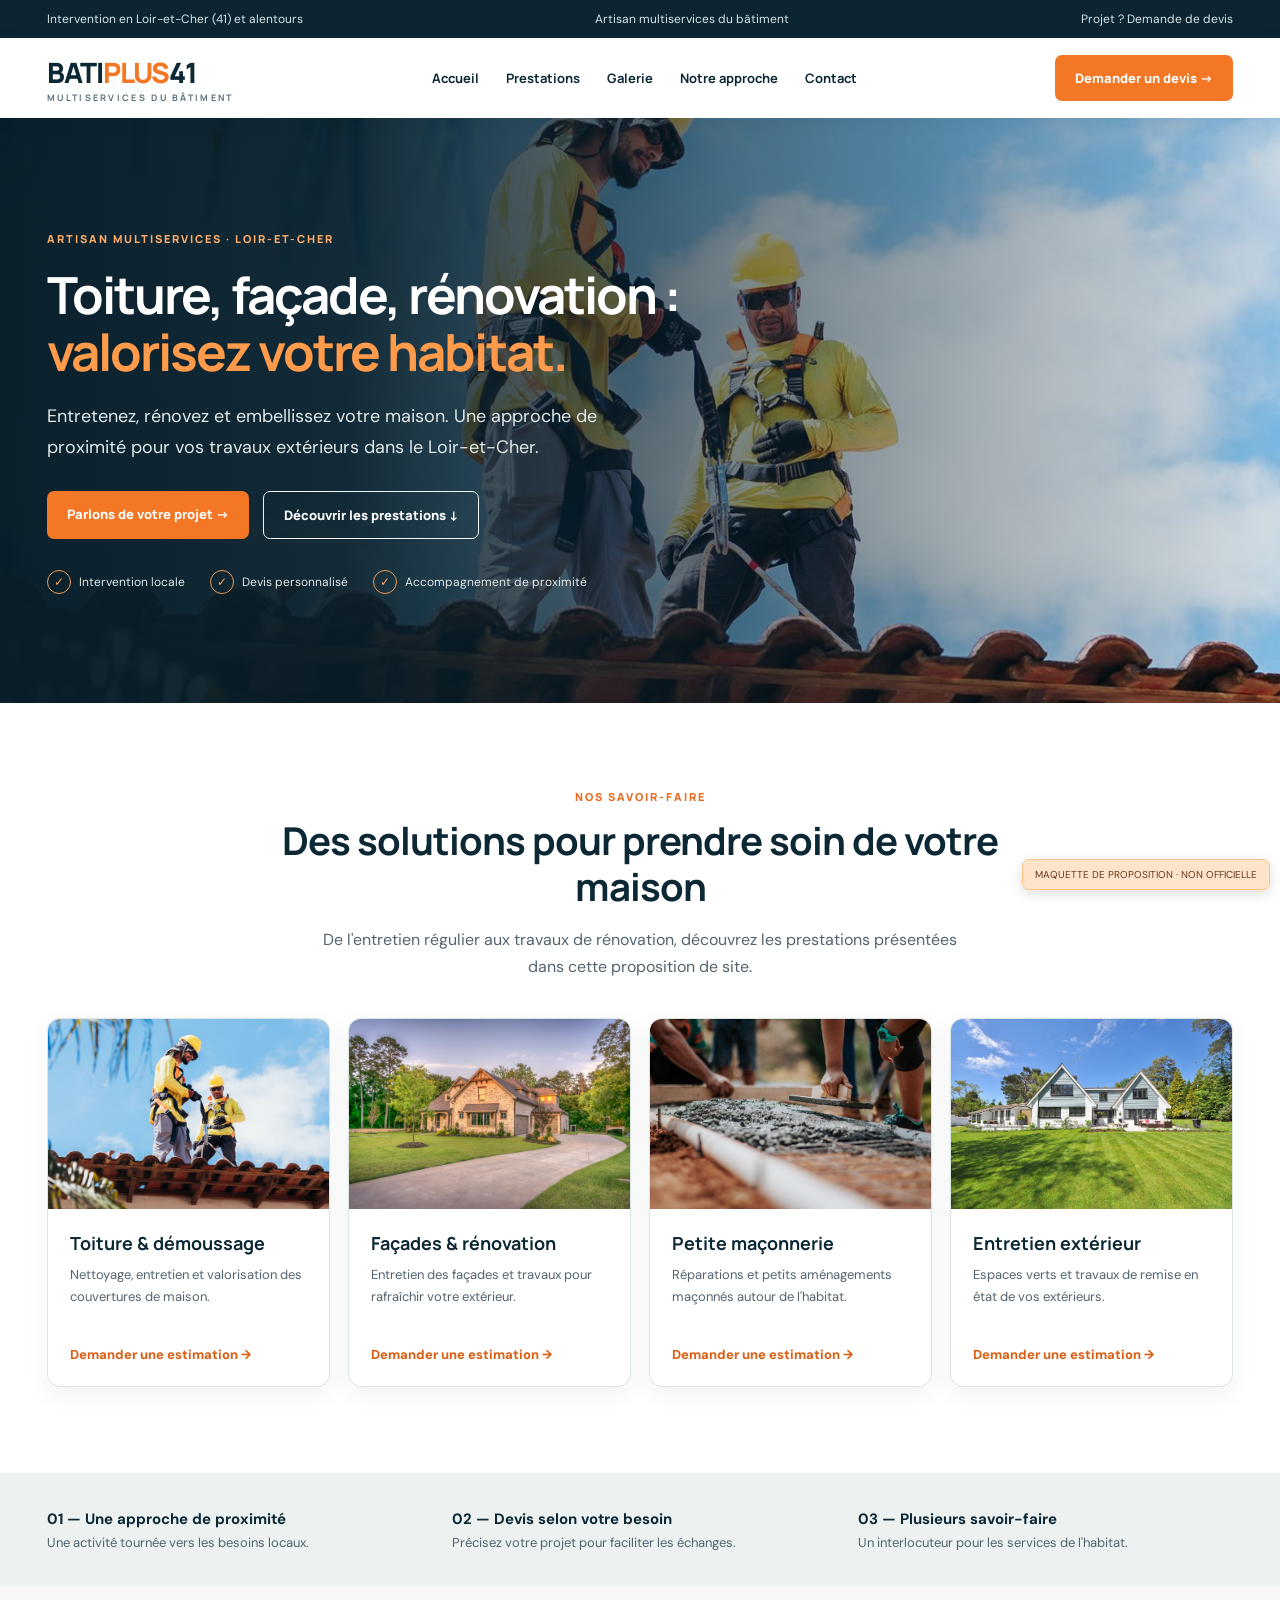
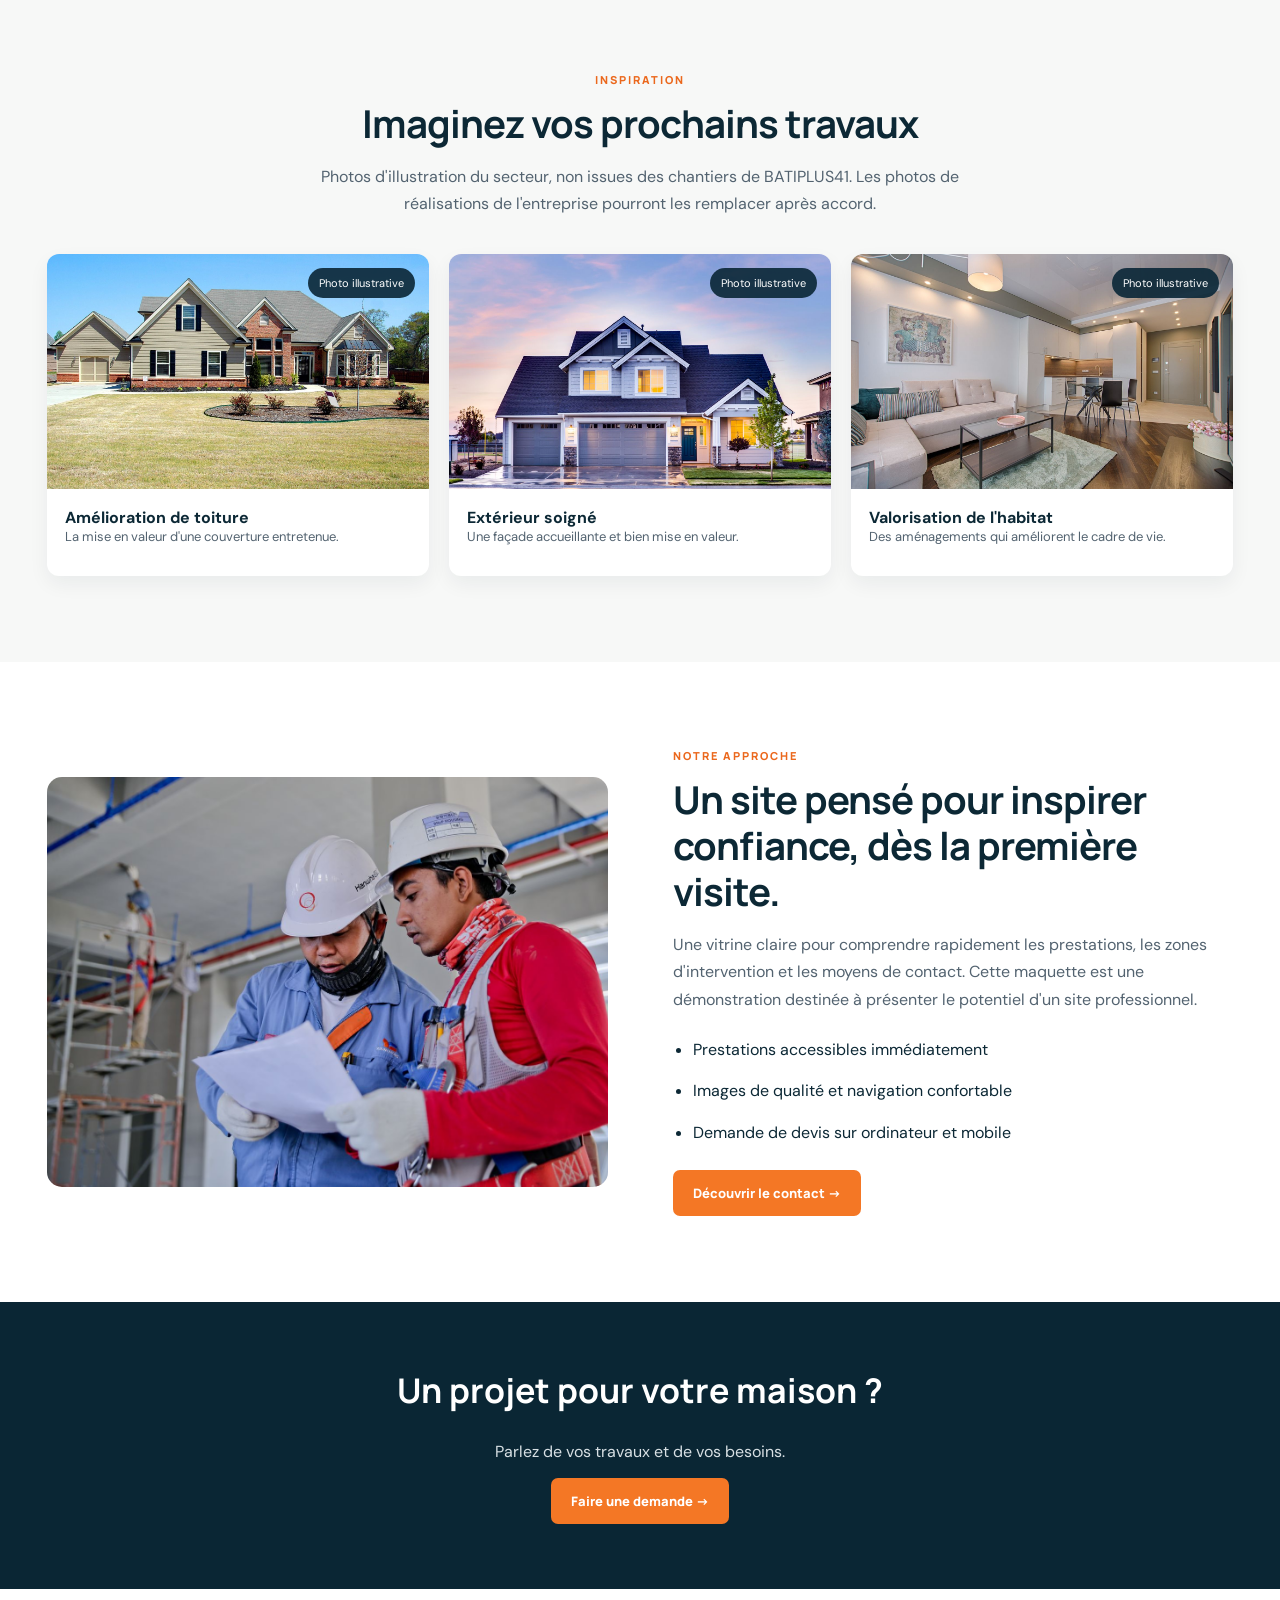
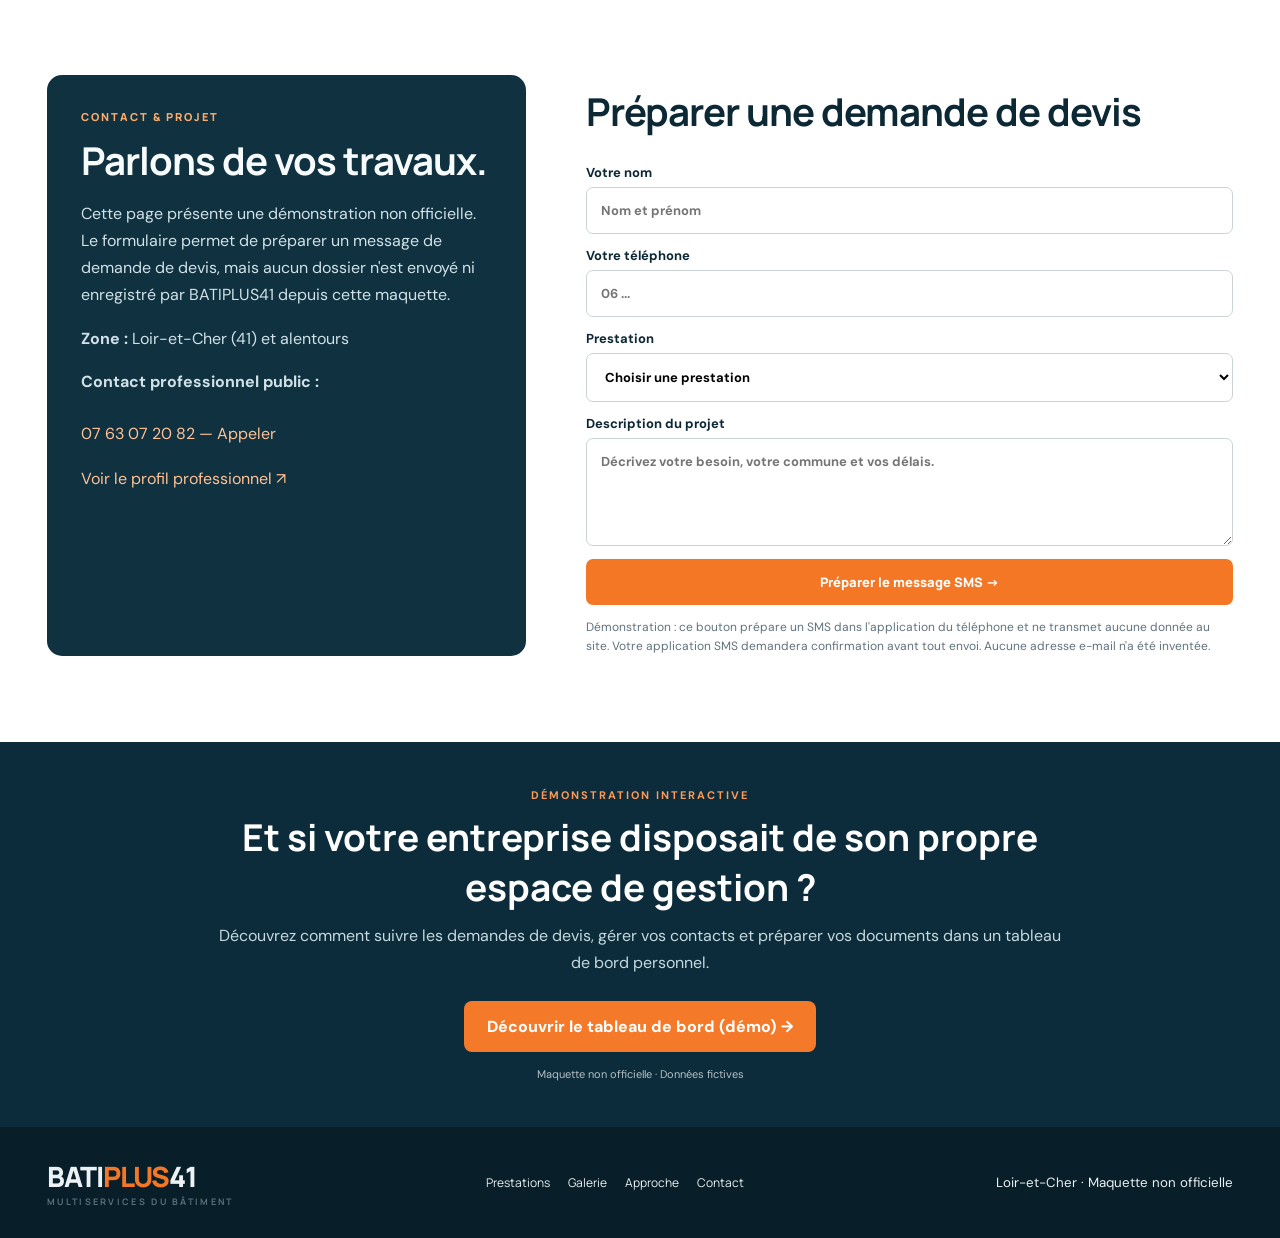
<file: index.html>
<!doctype html><html lang="fr"><head><meta name="robots" content="noindex,nofollow,noarchive"><meta charset="utf-8"><meta name="viewport" content="width=device-width,initial-scale=1"><meta name="description" content="Proposition de site vitrine pour BATIPLUS41, artisan multiservices du bâtiment dans le Loir-et-Cher."><title>BATIPLUS41 | Proposition de site vitrine</title><link rel="preconnect" href="https://images.pexels.com"><link rel="preconnect" href="https://fonts.googleapis.com"><link rel="preconnect" href="https://fonts.gstatic.com" crossorigin><link href="https://fonts.googleapis.com/css2?family=DM+Sans:wght@400;500;600;700&family=Manrope:wght@400;500;600;700;800&display=swap" rel="stylesheet"><style>
:root{--ink:#0c2835;--navy:#0c2633;--orange:#f47725;--cream:#f5f3ef;--muted:#536370;--line:#dde4e4}*{box-sizing:border-box}html{scroll-behavior:smooth}body{margin:0;color:var(--ink);font-family:'DM Sans',Arial,sans-serif}h1,h2,h3,nav,.btn{font-family:Manrope,Arial,sans-serif}h1,h2,h3,p{margin-top:0}a{color:inherit;text-decoration:none}button,input,textarea,select{font:inherit}button{cursor:pointer}.top{background:#0b2532;color:#d7e4e7;font-size:12px}.wrap{max-width:1230px;margin:auto;padding:0 22px}.top .wrap{display:flex;justify-content:space-between;gap:18px;padding-top:11px;padding-bottom:11px}.top span{white-space:nowrap}.header{position:sticky;top:0;background:#fff;z-index:10;box-shadow:0 3px 18px #0d273010}.nav{height:80px;display:flex;align-items:center;justify-content:space-between;gap:20px}.logo{font:800 28px Manrope;letter-spacing:-1.1px}.logo span{color:var(--orange)}.logo small{display:block;font:700 9px Manrope;letter-spacing:2.3px;color:#59707a}.navlinks{display:flex;align-items:center;gap:27px;font-size:13px;font-weight:700}.navlinks a:hover,.foot a:hover{color:var(--orange)}.btn{background:var(--orange);color:white;border:0;border-radius:7px;padding:14px 20px;display:inline-block;font-size:13px;font-weight:800;transition:.2s}.btn:hover{background:#dc5e13;transform:translateY(-2px)}.btn.alt{background:transparent;border:1px solid #f1f5f5;color:white}.btn.alt:hover{background:#ffffff24}.mobiletoggle{display:none;background:transparent;border:0;color:var(--ink);font-size:26px}.hero{min-height:585px;background-image:linear-gradient(90deg,rgba(7,29,40,.98) 0%,rgba(7,29,40,.92) 27%,rgba(7,29,40,.55) 55%,rgba(7,29,40,.05) 100%),url('images/hero.jpg');background-size:cover;background-position:center;color:white;display:flex;align-items:center}.hero .wrap{width:100%}.eyebrow{color:#ffac69;text-transform:uppercase;letter-spacing:2px;font:800 11px Manrope}.hero h1{font-size:clamp(33px,4vw,58px);line-height:1.13;letter-spacing:-2px;max-width:720px;margin:20px 0}.hero h1 em{font-style:normal;color:#ff9b4a}.hero p{color:#e1e8e8;max-width:560px;font-size:18px;line-height:1.7}.heroactions{display:flex;gap:14px;margin-top:29px;flex-wrap:wrap}.chips{display:flex;gap:25px;flex-wrap:wrap;margin-top:35px;font-size:12px;color:#e0e9e9}.chips span:before{content:'✓';color:#ffa063;border:1px solid #ec9a56;border-radius:50%;padding:3px 6px;margin-right:8px}.section{padding:86px 0}.section h2{font-size:clamp(29px,3vw,43px);line-height:1.2;letter-spacing:-1px;margin:14px 0 16px}.lead{color:var(--muted);line-height:1.7;max-width:660px}.section-title{text-align:center;max-width:750px;margin:0 auto 37px}.section-title .lead{margin:auto}.orange{color:#eb681d}.services{display:grid;grid-template-columns:repeat(4,1fr);gap:18px}.service{border:1px solid var(--line);border-radius:13px;overflow:hidden;box-shadow:0 7px 24px #102b3510;background:white;transition:.25s}.service:hover{transform:translateY(-6px);box-shadow:0 15px 35px #102b3525}.service img{display:block;width:100%;height:190px;object-fit:cover}.service .body{padding:22px}.service h3{font-size:18px;margin-bottom:9px}.service p{font-size:13px;color:var(--muted);line-height:1.7;min-height:66px}.service a{color:#dc5e13;font-weight:800;font-size:13px}.strip{background:#edf1f0;padding:35px 0}.values{display:grid;grid-template-columns:repeat(3,1fr);gap:30px}.values strong{font-size:15px}.values p{font-size:13px;color:var(--muted);margin:5px 0 0}.portfolio{background:#f7f8f7}.works{display:grid;grid-template-columns:repeat(3,1fr);gap:20px}.work{position:relative;border-radius:12px;overflow:hidden;background:white;box-shadow:0 8px 20px #0a24320f}.work img{height:235px;width:100%;object-fit:cover;display:block}.work .body{padding:18px}.work p{color:var(--muted);font-size:13px}.tag{position:absolute;top:14px;right:14px;background:#0d2939ea;color:#fff;font-size:11px;padding:8px 11px;border-radius:20px}.about{display:grid;grid-template-columns:1fr 1fr;gap:65px;align-items:center}.about img{width:100%;height:410px;object-fit:cover;border-radius:15px}.about .points{line-height:2.6;padding-left:20px}.cta{background:#0a2634;color:white;text-align:center;padding:65px 20px}.cta h2{font-size:34px}.cta p{color:#d8e0e4}.contact{display:grid;grid-template-columns:.85fr 1.15fr;gap:60px}.contactinfo{background:#10313f;border-radius:15px;padding:34px;color:#f7fbfc}.contactinfo p{color:#d1e1e8;line-height:1.7}.contactinfo a{display:inline-block;padding:12px 0;color:#ffc195}.form{display:grid;gap:13px}.form label{display:grid;gap:6px;font-weight:700;font-size:13px}.form input,.form select,.form textarea{width:100%;padding:14px;border:1px solid #cbd4d5;border-radius:7px;background:white}.form textarea{min-height:108px}.form .note{font-size:12px;color:#60727c;line-height:1.6}.foot{background:#081e29;color:#ebf1f4;padding:30px 0}.foot .wrap{display:flex;align-items:center;justify-content:space-between;gap:20px;flex-wrap:wrap}.foot nav{display:flex;gap:18px;flex-wrap:wrap;font-size:12px}.disclaimer{font-size:11px;color:#9fb1b7}.ribbon{position:fixed;right:10px;bottom:10px;background:#ffe3ca;color:#633719;border:1px solid #ffc282;border-radius:7px;padding:8px 12px;font-size:10px;z-index:11;box-shadow:0 4px 14px #0002}.toast{position:fixed;bottom:70px;left:50%;transform:translateX(-50%);background:#082633;color:white;padding:14px 20px;z-index:20;border-radius:8px;display:none;max-width:90vw}.toast.show{display:block}@media(max-width:960px){.services{grid-template-columns:repeat(2,1fr)}.navlinks{display:none;position:absolute;top:80px;left:0;right:0;background:white;padding:24px;box-shadow:0 10px 20px #0002;flex-direction:column;align-items:stretch}.navlinks.open{display:flex}.mobiletoggle{display:block}.desktopquote{display:none}.about{gap:30px}}@media(max-width:650px){.top .wrap span:nth-child(2){display:none}.top .wrap{font-size:10px}.nav{height:70px}.navlinks{top:70px}.logo{font-size:23px}.hero{min-height:610px;background-position:63% center;background-image:linear-gradient(90deg,rgba(7,29,40,.94),rgba(7,29,40,.75)),url('images/hero.jpg')}.hero p{font-size:15px}.hero h1{letter-spacing:-1px}.section{padding:58px 0}.services,.works,.values,.about,.contact{grid-template-columns:1fr}.service img{height:215px}.values{gap:16px}.cta h2{font-size:26px}.about img{height:260px}.ribbon{font-size:9px}}
</style><script>if(location.search.includes("utm_source")){const u=new URL(location.href);u.searchParams.delete("utm_source");history.replaceState(null,"",u.pathname+u.search+u.hash)}</script></head><body><div class="top"><div class="wrap"><span>Intervention en Loir-et-Cher (41) et alentours</span><span>Artisan multiservices du bâtiment</span><span>Projet ? <a href="#contact">Demande de devis</a></span></div></div><header class="header"><div class="wrap nav"><a class="logo" href="#accueil">BATI<span>PLUS</span>41<small>MULTISERVICES DU BÂTIMENT</small></a><nav class="navlinks" id="navigation"><a href="#accueil">Accueil</a><a href="#prestations">Prestations</a><a href="#illustrations">Galerie</a><a href="#approche">Notre approche</a><a href="#contact">Contact</a></nav><a class="btn desktopquote" href="#contact">Demander un devis →</a><button id="menu" class="mobiletoggle" aria-expanded="false" aria-label="Ouvrir le menu">☰</button></div></header><main><section class="hero" id="accueil"><div class="wrap"><div class="eyebrow">Artisan multiservices · Loir-et-Cher</div><h1>Toiture, façade, rénovation : <em>valorisez votre habitat.</em></h1><p>Entretenez, rénovez et embellissez votre maison. Une approche de proximité pour vos travaux extérieurs dans le Loir-et-Cher.</p><div class="heroactions"><a class="btn" href="#contact">Parlons de votre projet →</a><a class="btn alt" href="#prestations">Découvrir les prestations ↓</a></div><div class="chips"><span>Intervention locale</span><span>Devis personnalisé</span><span>Accompagnement de proximité</span></div></div></section><section class="section" id="prestations"><div class="wrap"><div class="section-title"><div class="eyebrow orange">Nos savoir-faire</div><h2>Des solutions pour prendre soin de votre maison</h2><p class="lead">De l'entretien régulier aux travaux de rénovation, découvrez les prestations présentées dans cette proposition de site.</p></div><div class="services"><article class="service"><img loading="lazy" src="images/hero.jpg" alt="Vue d'un chantier de toiture"><div class="body"><h3>Toiture & démoussage</h3><p>Nettoyage, entretien et valorisation des couvertures de maison.</p><a href="#contact" data-prestation="Toiture et démoussage">Demander une estimation →</a></div></article><article class="service"><img loading="lazy" src="images/facade.jpg" alt="Maison individuelle et façade"><div class="body"><h3>Façades & rénovation</h3><p>Entretien des façades et travaux pour rafraîchir votre extérieur.</p><a href="#contact" data-prestation="Façades et rénovation">Demander une estimation →</a></div></article><article class="service"><img loading="lazy" src="images/maconnerie.jpg" alt="Chantier de maçonnerie et construction"><div class="body"><h3>Petite maçonnerie</h3><p>Réparations et petits aménagements maçonnés autour de l'habitat.</p><a href="#contact" data-prestation="Petite maçonnerie">Demander une estimation →</a></div></article><article class="service"><img loading="lazy" src="images/exterieur.jpg" alt="Jardin et aménagement extérieur"><div class="body"><h3>Entretien extérieur</h3><p>Espaces verts et travaux de remise en état de vos extérieurs.</p><a href="#contact" data-prestation="Entretien extérieur">Demander une estimation →</a></div></article></div></div></section><div class="strip"><div class="wrap values"><div><strong>01 — Une approche de proximité</strong><p>Une activité tournée vers les besoins locaux.</p></div><div><strong>02 — Devis selon votre besoin</strong><p>Précisez votre projet pour faciliter les échanges.</p></div><div><strong>03 — Plusieurs savoir-faire</strong><p>Un interlocuteur pour les services de l'habitat.</p></div></div></div><section class="section portfolio" id="illustrations"><div class="wrap"><div class="section-title"><div class="eyebrow orange">Inspiration</div><h2>Imaginez vos prochains travaux</h2><p class="lead">Photos d'illustration du secteur, non issues des chantiers de BATIPLUS41. Les photos de réalisations de l'entreprise pourront les remplacer après accord.</p></div><div class="works"><div class="work"><span class="tag">Photo illustrative</span><img loading="lazy" src="images/galerie-toiture.jpg" alt="Maison et couverture de toiture"><div class="body"><strong>Amélioration de toiture</strong><p>La mise en valeur d'une couverture entretenue.</p></div></div><div class="work"><span class="tag">Photo illustrative</span><img loading="lazy" src="images/galerie-facade.jpg" alt="Façade de maison contemporaine"><div class="body"><strong>Extérieur soigné</strong><p>Une façade accueillante et bien mise en valeur.</p></div></div><div class="work"><span class="tag">Photo illustrative</span><img loading="lazy" src="images/galerie-jardin.jpg" alt="Espace aménagé et rénové"><div class="body"><strong>Valorisation de l'habitat</strong><p>Des aménagements qui améliorent le cadre de vie.</p></div></div></div></div></section><section class="section" id="approche"><div class="wrap about"><img loading="lazy" src="images/chantier.jpg" alt="Professionnels sur un chantier de bâtiment"><div><div class="eyebrow orange">Notre approche</div><h2>Un site pensé pour inspirer confiance, dès la première visite.</h2><p class="lead">Une vitrine claire pour comprendre rapidement les prestations, les zones d'intervention et les moyens de contact. Cette maquette est une démonstration destinée à présenter le potentiel d'un site professionnel.</p><ul class="points"><li>Prestations accessibles immédiatement</li><li>Images de qualité et navigation confortable</li><li>Demande de devis sur ordinateur et mobile</li></ul><a class="btn" href="#contact">Découvrir le contact →</a></div></div></section><section class="cta"><h2>Un projet pour votre maison ?</h2><p>Parlez de vos travaux et de vos besoins.</p><a class="btn" href="#contact">Faire une demande →</a></section><section class="section" id="contact"><div class="wrap contact"><div class="contactinfo"><div class="eyebrow">Contact & projet</div><h2>Parlons de vos travaux.</h2><p>Cette page présente une démonstration non officielle. Le formulaire permet de préparer un message de demande de devis, mais aucun dossier n'est envoyé ni enregistré par BATIPLUS41 depuis cette maquette.</p><p><strong>Zone :</strong> Loir-et-Cher (41) et alentours</p><p><strong>Contact professionnel public :</strong></p><a href="tel:+33763072082">07 63 07 20 82 — Appeler</a><br><a href="https://www.allovoisins.com/p/kevinelie-1" target="_blank" rel="noopener noreferrer">Voir le profil professionnel ↗</a></div><form class="form" id="quote"><h2>Préparer une demande de devis</h2><label>Votre nom<input name="nom" required autocomplete="name" placeholder="Nom et prénom"></label><label>Votre téléphone<input name="telephone" required type="tel" autocomplete="tel" placeholder="06 ..."></label><label>Prestation<select name="prestation" id="service"><option value="">Choisir une prestation</option><option>Toiture et démoussage</option><option>Façades et rénovation</option><option>Petite maçonnerie</option><option>Entretien extérieur</option><option>Autre projet</option></select></label><label>Description du projet<textarea name="details" required placeholder="Décrivez votre besoin, votre commune et vos délais."></textarea></label><button class="btn" type="submit">Préparer le message SMS →</button><div class="note">Démonstration : ce bouton prépare un SMS dans l'application du téléphone et ne transmet aucune donnée au site. Votre application SMS demandera confirmation avant tout envoi. Aucune adresse e-mail n'a été inventée.</div></form></div></section></main><!-- BATIPLUS41 ESPACE PRO DEMO --><section style="padding:46px 5%;background:#0c2c3b;color:#fff;text-align:center"><div style="max-width:850px;margin:auto"><div style="font-size:11px;letter-spacing:2px;color:#ff9a57;font-weight:bold;margin-bottom:10px">DÉMONSTRATION INTERACTIVE</div><h2 style="font-size:clamp(25px,3vw,37px);margin:0 0 10px">Et si votre entreprise disposait de son propre espace de gestion ?</h2><p style="color:#c6d9e0;line-height:1.7;margin-bottom:24px">Découvrez comment suivre les demandes de devis, gérer vos contacts et préparer vos documents dans un tableau de bord personnel.</p><a href="/espace-pro/" style="display:inline-block;background:#f47a2a;color:#fff;padding:15px 23px;border-radius:8px;font-weight:800;text-decoration:none">Découvrir le tableau de bord (démo) →</a><div style="font-size:11px;opacity:.7;margin-top:15px">Maquette non officielle · Données fictives</div></div></section><footer class="foot"><div class="wrap"><a class="logo" href="#accueil">BATI<span>PLUS</span>41<small>MULTISERVICES DU BÂTIMENT</small></a><nav><a href="#prestations">Prestations</a><a href="#illustrations">Galerie</a><a href="#approche">Approche</a><a href="#contact">Contact</a></nav><small>Loir-et-Cher · Maquette non officielle</small></div></footer><div class="ribbon">MAQUETTE DE PROPOSITION · NON OFFICIELLE</div><div class="toast" id="toast" role="status"></div><script>const m=document.querySelector('#menu'),n=document.querySelector('#navigation');m.addEventListener('click',()=>{n.classList.toggle('open');m.setAttribute('aria-expanded',n.classList.contains('open'));});n.querySelectorAll('a').forEach(a=>a.addEventListener('click',()=>{n.classList.remove('open');m.setAttribute('aria-expanded','false')}));document.querySelectorAll('[data-prestation]').forEach(a=>a.addEventListener('click',()=>{document.querySelector('#service').value=a.dataset.prestation;}));const toast=document.querySelector('#toast');document.querySelector('#quote').addEventListener('submit',e=>{e.preventDefault();const d=new FormData(e.target);const msg=`Bonjour, je souhaite un devis BATIPLUS41.\nNom : ${d.get('nom')}\nTéléphone : ${d.get('telephone')}\nPrestation : ${d.get('prestation')||'À définir'}\nProjet : ${d.get('details')}`;const link='sms:+33763072082?body='+encodeURIComponent(msg);toast.textContent='Ouverture de votre application SMS pour confirmer l’envoi.';toast.classList.add('show');location.href=link;setTimeout(()=>toast.classList.remove('show'),5500)});</script></body></html>
</file>
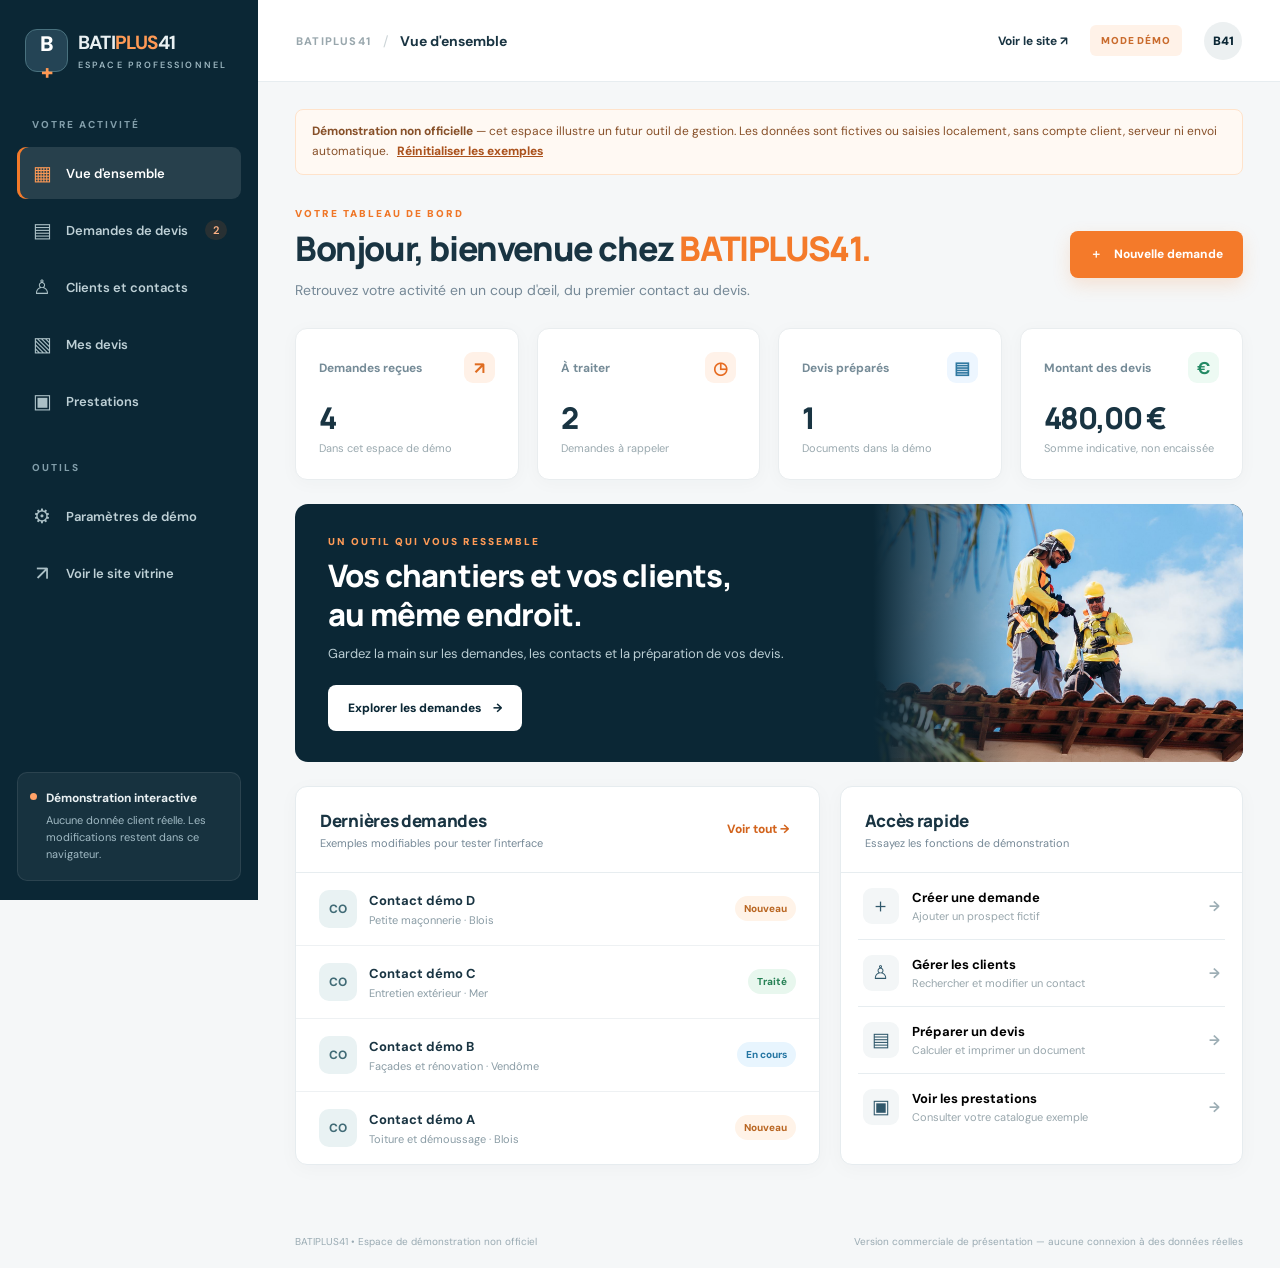
<file: espace-pro/index.html>
<!doctype html>
<html lang="fr">
<head>
<meta charset="utf-8">
<meta name="viewport" content="width=device-width, initial-scale=1">
<meta name="robots" content="noindex,nofollow,noarchive">
<meta name="referrer" content="no-referrer">
<title>BATIPLUS41 — Démonstration espace professionnel</title>
<meta name="description" content="Découvrez la démonstration interactive du futur espace professionnel BATIPLUS41, clients, demandes et devis.">
<link rel="stylesheet" href="styles.css">
</head>
<body>
<div class="mobilebar"><button class="iconbtn" id="mobileMenu" aria-label="Ouvrir la navigation">☰</button><strong>BATI<span>PLUS</span>41</strong><a href="/" aria-label="Retour au site">Site ↗</a></div>
<div class="layout">
<aside class="sidebar" id="sidebar">
 <div class="brand"><div class="brand-mark">B<span>+</span></div><div><strong>BATI<span>PLUS</span>41</strong><small>ESPACE PROFESSIONNEL</small></div></div>
 <div class="side-label">VOTRE ACTIVITÉ</div>
 <nav class="sidenav" aria-label="Navigation espace professionnel">
  <button class="navitem active" data-page="accueil"><span class="navicon">▦</span> Vue d'ensemble</button>
  <button class="navitem" data-page="demandes"><span class="navicon">▤</span> Demandes de devis <span class="pill" id="sidebarRequests">0</span></button>
  <button class="navitem" data-page="clients"><span class="navicon">♙</span> Clients et contacts</button>
  <button class="navitem" data-page="devis"><span class="navicon">▧</span> Mes devis</button>
  <button class="navitem" data-page="prestations"><span class="navicon">▣</span> Prestations</button>
 </nav>
 <div class="side-label">OUTILS</div>
 <nav class="sidenav">
  <button class="navitem" data-page="parametres"><span class="navicon">⚙</span> Paramètres de démo</button>
  <a class="navitem" href="/" target="_self"><span class="navicon">↗</span> Voir le site vitrine</a>
 </nav>
 <div class="sidebar-bottom"><div class="small-dot"></div><div><strong>Démonstration interactive</strong><small>Aucune donnée client réelle. Les modifications restent dans ce navigateur.</small></div></div>
</aside>
<div class="overlay" id="overlay"></div>
<div class="main">
<header class="topbar"><div class="top-heading"><span class="crumb">BATIPLUS41</span><span class="chev">/</span><span id="crumbCurrent">Vue d'ensemble</span></div><div class="top-actions"><a class="ghost-link" href="/" target="_self">Voir le site <span aria-hidden="true">↗</span></a><span class="demo-tag">MODE DÉMO</span><div class="avatar">B41</div></div></header>
<main class="content">
<div class="callout"><strong>Démonstration non officielle</strong> — cet espace illustre un futur outil de gestion. Les données sont fictives ou saisies localement, sans compte client, serveur ni envoi automatique. <button id="resetLink">Réinitialiser les exemples</button></div>
<section id="page-accueil" class="page active">
 <div class="page-title"><div><div class="eyebrow">VOTRE TABLEAU DE BORD</div><h1>Bonjour, bienvenue chez <span>BATIPLUS41.</span></h1><p>Retrouvez votre activité en un coup d'œil, du premier contact au devis.</p></div><button class="primary" data-action="new-request"><span>＋</span> Nouvelle demande</button></div>
 <div class="kpis" id="kpis">
  <div class="kpi"><div class="kpi-top"><span>Demandes reçues</span><span class="kpi-symbol">↗</span></div><strong id="statRequests">0</strong><small>Dans cet espace de démo</small></div>
  <div class="kpi"><div class="kpi-top"><span>À traiter</span><span class="kpi-symbol orange">◷</span></div><strong id="statPending">0</strong><small>Demandes à rappeler</small></div>
  <div class="kpi"><div class="kpi-top"><span>Devis préparés</span><span class="kpi-symbol blue">▤</span></div><strong id="statQuotes">0</strong><small>Documents dans la démo</small></div>
  <div class="kpi"><div class="kpi-top"><span>Montant des devis</span><span class="kpi-symbol green">€</span></div><strong id="statValue">0 €</strong><small>Somme indicative, non encaissée</small></div>
 </div>
 <div class="feature"><div><div class="eyebrow light">UN OUTIL QUI VOUS RESSEMBLE</div><h2>Vos chantiers et vos clients,<br>au même endroit.</h2><p>Gardez la main sur les demandes, les contacts et la préparation de vos devis.</p><button class="whitebtn" data-page="demandes">Explorer les demandes <span>→</span></button></div><div class="feature-photo" role="img" aria-label="Artisans travaillant sur une toiture"></div></div>
 <div class="twocol"><section class="panel"><div class="panel-head"><div><h3>Dernières demandes</h3><p>Exemples modifiables pour tester l'interface</p></div><button class="text-btn" data-page="demandes">Voir tout →</button></div><div id="recentRequests"></div></section><section class="panel"><div class="panel-head"><div><h3>Accès rapide</h3><p>Essayez les fonctions de démonstration</p></div></div><div class="quick"><button data-action="new-request"><span class="quickglyph">＋</span><span><strong>Créer une demande</strong><small>Ajouter un prospect fictif</small></span><b>→</b></button><button data-page="clients"><span class="quickglyph">♙</span><span><strong>Gérer les clients</strong><small>Rechercher et modifier un contact</small></span><b>→</b></button><button data-action="new-quote"><span class="quickglyph">▤</span><span><strong>Préparer un devis</strong><small>Calculer et imprimer un document</small></span><b>→</b></button><button data-page="prestations"><span class="quickglyph">▣</span><span><strong>Voir les prestations</strong><small>Consulter votre catalogue exemple</small></span><b>→</b></button></div></section></div>
</section>
<section id="page-demandes" class="page"><div class="page-title"><div><div class="eyebrow">SUIVI COMMERCIAL</div><h1>Demandes de devis</h1><p>Organisez les prospects et suivez l'avancement de chaque demande.</p></div><button class="primary" data-action="new-request">＋ Ajouter une demande</button></div><div class="panel table-panel"><div class="toolbar"><input class="search" id="requestSearch" type="search" placeholder="Rechercher nom, prestation, commune…"><select id="requestFilter"><option value="tous">Tous les statuts</option><option value="Nouveau">Nouveau</option><option value="En cours">En cours</option><option value="Traité">Traité</option></select></div><div class="tablewrap"><table><thead><tr><th>Contact</th><th>Prestation</th><th>Date</th><th>Statut</th><th>Actions</th></tr></thead><tbody id="requestRows"></tbody></table></div><div class="table-foot">Les changements sont conservés localement dans ce navigateur uniquement.</div></div></section>
<section id="page-clients" class="page"><div class="page-title"><div><div class="eyebrow">CARNET D'ADRESSES</div><h1>Clients et contacts</h1><p>Un seul endroit pour retrouver vos interlocuteurs.</p></div><button class="primary" data-action="new-client">＋ Nouveau contact</button></div><div class="panel table-panel"><div class="toolbar"><input class="search" id="clientSearch" type="search" placeholder="Rechercher un client…"><span class="mini-note">Exemples fictifs</span></div><div class="tablewrap"><table><thead><tr><th>Nom</th><th>Commune</th><th>Téléphone</th><th>Projet</th><th>Actions</th></tr></thead><tbody id="clientRows"></tbody></table></div></div></section>
<section id="page-devis" class="page"><div class="page-title"><div><div class="eyebrow">DOCUMENTS COMMERCIAUX</div><h1>Mes devis</h1><p>Préparez des estimations lisibles et imprimez-les. Aucun envoi réel depuis cette démo.</p></div><button class="primary" data-action="new-quote">＋ Créer un devis</button></div><div class="panel table-panel"><div class="tablewrap"><table><thead><tr><th>Référence</th><th>Client</th><th>Prestation</th><th>Montant indicatif</th><th>Actions</th></tr></thead><tbody id="quoteRows"></tbody></table></div><div class="table-foot">Maquettes de devis uniquement : identité légale, mentions fiscales et conditions seront à valider avant usage professionnel.</div></div></section>
<section id="page-prestations" class="page"><div class="page-title"><div><div class="eyebrow">VOS SAVOIR-FAIRE</div><h1>Prestations</h1><p>Un aperçu des catégories de travaux proposées sur le site vitrine.</p></div><a class="secondary" href="/" target="_self">Voir le site ↗</a></div><div class="servicegrid"><article class="servicecard"><img src="../images/toiture.jpg" alt="Travaux sur la toiture"><div><h3>Toiture & démoussage</h3><p>Nettoyage et entretien des couvertures.</p><button data-quote-service="Toiture et démoussage">Préparer un devis →</button></div></article><article class="servicecard"><img src="../images/facade.jpg" alt="Extérieur de maison"><div><h3>Façades & rénovation</h3><p>Remise en valeur de l'extérieur du bâtiment.</p><button data-quote-service="Façades et rénovation">Préparer un devis →</button></div></article><article class="servicecard"><img src="../images/maconnerie.jpg" alt="Travaux de maçonnerie"><div><h3>Petite maçonnerie</h3><p>Réparations et aménagements maçonnés.</p><button data-quote-service="Petite maçonnerie">Préparer un devis →</button></div></article><article class="servicecard"><img src="../images/exterieur.jpg" alt="Jardin et espaces extérieurs"><div><h3>Entretien extérieur</h3><p>Entretien des espaces autour de l'habitat.</p><button data-quote-service="Entretien extérieur">Préparer un devis →</button></div></article></div></section>
<section id="page-parametres" class="page"><div class="page-title"><div><div class="eyebrow">DÉMONSTRATION</div><h1>Paramètres et données</h1><p>Comprendre le fonctionnement de cette maquette interactive.</p></div></div><div class="panel settings"><h3>Ce qui fonctionne aujourd'hui</h3><p>Créer, rechercher et modifier des demandes et des contacts. Préparer et imprimer des exemples de devis. Exporter les données fictives en JSON. Les données sont enregistrées <strong>dans votre navigateur uniquement</strong>.</p><h3>Ce qu'il faudra raccorder après acceptation</h3><p>Connexion sécurisée, stockage serveur, emails, réception automatique des demandes, vrais clients, devis juridiquement conformes et facturation : ces fonctionnalités <strong>ne sont pas actives</strong> dans cette démonstration.</p><div class="settings-actions"><button class="secondary" id="exportData">Exporter les données démo</button><button class="danger" id="resetData">Réinitialiser les données de démonstration</button></div></div></section>
</main>
<div class="footnote"><span>BATIPLUS41 • Espace de démonstration non officiel</span><span>Version commerciale de présentation — aucune connexion à des données réelles</span></div>
</div></div>
<div class="modal-backdrop" id="modalBackdrop" hidden><div class="modal" role="dialog" aria-modal="true" aria-labelledby="modalTitle"><div class="modal-top"><div><div class="eyebrow" id="modalEyebrow">DÉMONSTRATION</div><h2 id="modalTitle">Nouvelle demande</h2></div><button class="modal-close" id="modalClose" aria-label="Fermer">×</button></div><div id="modalBody"></div></div></div>
<div class="toast" id="toast" role="status" aria-live="polite"></div>
<script src="app.js" defer></script>
</body>
</html>
</file>
<file: espace-pro/styles.css>
@import url('https://fonts.googleapis.com/css2?family=DM+Sans:wght@400;500;600;700;800&family=Manrope:wght@400;500;600;700;800&display=swap');
:root{--navy:#0b2735;--navy2:#123849;--orange:#f47a2a;--orange2:#fff1e8;--ink:#193442;--muted:#758896;--line:#e7edf0;--bg:#f5f7f8;--white:#fff;--green:#147b59}
*{box-sizing:border-box}html{scroll-behavior:smooth}body{margin:0;background:var(--bg);font-family:"DM Sans",Arial,sans-serif;color:var(--ink);font-size:14px}button,input,textarea,select{font:inherit}button{cursor:pointer}a{text-decoration:none;color:inherit}button:focus-visible,a:focus-visible,input:focus-visible,textarea:focus-visible,select:focus-visible{outline:3px solid #f3ab7d;outline-offset:2px}[hidden]{display:none!important}
.layout{display:flex;min-height:100vh}.sidebar{position:fixed;width:258px;inset:0 auto 0 0;background:var(--navy);color:#e9f0f2;display:flex;flex-direction:column;z-index:11;padding:29px 17px 19px}.brand{display:flex;align-items:center;gap:10px;padding:0 8px 36px;font-size:19px;letter-spacing:-.8px;font-weight:800}.brand span,.mobilebar span{color:#ff9a55}.brand small{display:block;font-size:9px;letter-spacing:2.1px;color:#9cb6c0;font-weight:600;margin-top:4px}.brand-mark{display:grid;place-items:center;background:#244455;color:#fff;border:1px solid #49717e;width:43px;height:43px;border-radius:12px;font-size:21px;font-weight:900;flex-shrink:0}.brand-mark span{color:#ff9853}.side-label{padding:10px 15px;color:#829eaa;font-size:10px;font-weight:800;letter-spacing:2px}.sidenav{display:grid;gap:5px;margin:6px 0 24px}.navitem{border:0;text-align:left;width:100%;background:transparent;color:#bed0d6;display:flex;align-items:center;gap:13px;padding:13px 14px;border-radius:9px;font-weight:600;font-size:13px;transition:.15s}.navitem:hover{background:#1f4251;color:#fff}.navitem.active{background:#ffffff1d;color:#fff;box-shadow:inset 3px 0 var(--orange)}.navicon{font-size:20px;width:22px;text-align:center;font-weight:500;color:#abc0c6}.navitem.active .navicon{color:#fa9856}.pill{margin-left:auto;border-radius:12px;background:#ed762921;padding:3px 8px;color:#ffb284;font-size:11px}.sidebar-bottom{margin-top:auto;padding:17px 12px;background:#ffffff0d;border:1px solid #ffffff16;border-radius:10px;display:flex;gap:9px}.sidebar-bottom strong{display:block;font-size:12px}.sidebar-bottom small{display:block;color:#a1bac4;margin-top:6px;font-size:11px;line-height:1.55}.small-dot{margin-top:3px;background:#ffa268;width:7px;height:7px;border-radius:100%;flex-shrink:0}.main{margin-left:258px;width:calc(100% - 258px);min-width:0}.topbar{height:82px;border-bottom:1px solid var(--line);background:white;display:flex;align-items:center;justify-content:space-between;padding:0 38px}.top-heading{display:flex;align-items:center;gap:12px;font-weight:700}.crumb{font-size:11px;font-weight:800;letter-spacing:1.2px;color:#99a7ad}.chev{font-weight:400;color:#ccd4d7}.top-actions{display:flex;align-items:center;gap:22px}.ghost-link{font-size:12px;font-weight:700}.ghost-link:hover{color:var(--orange)}.demo-tag{color:#ca6c2e;background:#fff2e8;padding:9px 11px;border-radius:6px;font-size:10px;letter-spacing:.9px;font-weight:900}.avatar{width:38px;height:38px;display:grid;place-items:center;background:#ecf0f1;color:var(--navy);border-radius:50%;font-weight:900;font-size:12px}.content{padding:27px 37px 50px;max-width:1590px;margin:0 auto}.callout{background:#fff9f3;border:1px solid #ffe3cb;color:#875029;padding:12px 16px;font-size:12px;line-height:1.6;margin-bottom:32px;border-radius:8px}.callout button{border:0;background:none;color:#ab531e;text-decoration:underline;font-weight:800}.page{display:none}.page.active{display:block}.page-title{display:flex;justify-content:space-between;align-items:center;gap:15px;margin-bottom:27px}.eyebrow{font-size:10px;letter-spacing:2px;color:#ef7627;font-weight:900;margin-bottom:8px}.page-title h1{font:800 clamp(26px,2.65vw,35px)/1.2 "Manrope",sans-serif;letter-spacing:-1.4px;margin:0 0 10px}.page-title h1 span{color:var(--orange)}.page-title p{color:var(--muted);margin:0;line-height:1.6}.primary,.secondary,.whitebtn,.danger{border-radius:8px;font-weight:800;font-size:12px;padding:14px 19px;border:1px solid transparent;display:inline-flex;align-items:center;justify-content:center;gap:12px;white-space:nowrap;cursor:pointer}.primary{background:var(--orange);color:#fff;box-shadow:0 7px 18px #f47a2a2b}.primary:hover{background:#da671a}.secondary{background:white;color:var(--ink);border-color:var(--line)}.secondary:hover{border-color:#a0b3bb}.danger{background:#fff4f0;border-color:#ffc9bd;color:#b84a38}.whitebtn{background:white;color:var(--navy)}.kpis{display:grid;grid-template-columns:repeat(4,minmax(0,1fr));gap:18px;margin-bottom:24px}.kpi{border:1px solid #e9edef;background:white;padding:23px;border-radius:12px;box-shadow:0 3px 18px #11344908}.kpi-top{display:flex;justify-content:space-between;align-items:center;color:#758b97;font-weight:700;font-size:12px}.kpi-symbol{display:grid;place-items:center;background:#fff1e7;color:#df6c20;border-radius:9px;width:31px;height:31px;font-size:17px;font-weight:700}.kpi-symbol.blue{background:#edf6ff;color:#3179a1}.kpi-symbol.green{background:#edfaf3;color:#238964}.kpi-symbol.orange{background:#fff2e9;color:#e66b21}.kpi strong{font:800 30px "Manrope",sans-serif;display:block;margin-top:14px;letter-spacing:-1.4px}.kpi small{color:#9aa9af;font-size:11px}.feature{background:var(--navy);color:#fff;border-radius:13px;display:grid;grid-template-columns:1fr 39%;overflow:hidden;min-height:255px;margin-bottom:24px}.feature>div:first-child{padding:31px 33px;z-index:1}.eyebrow.light{color:#ff9b57}.feature h2{font:800 clamp(22px,2.5vw,31px)/1.25 "Manrope",sans-serif;letter-spacing:-.8px;margin:0 0 10px}.feature p{color:#bacdd3;line-height:1.6;margin:0 0 20px;font-size:13px}.feature-photo{background:linear-gradient(90deg,var(--navy),#0b273500 40%),url('../images/hero.jpg') center/cover;min-height:245px}.twocol{display:grid;grid-template-columns:1.3fr 1fr;gap:20px}.panel{border-radius:12px;border:1px solid #e6ecef;background:white;box-shadow:0 4px 20px #102a3508;overflow:hidden}.panel-head{display:flex;align-items:center;justify-content:space-between;border-bottom:1px solid var(--line);padding:22px 24px}.panel-head h3,.settings h3{font:800 17px "Manrope";letter-spacing:-.3px;margin:0 0 4px}.panel-head p{font-size:11px;color:var(--muted);margin:0}.text-btn{border:0;background:none;color:#d2631c;font-weight:800;font-size:12px}.request-mini{display:flex;align-items:center;gap:12px;padding:17px 23px;border-bottom:1px solid #eef1f3}.request-mini:last-child{border-bottom:0}.request-mini .initial{display:grid;place-items:center;width:38px;height:38px;border-radius:10px;background:#e9f2f3;font-size:12px;font-weight:800;color:#416b76}.request-mini .name{flex:1;min-width:0}.request-mini strong{font-size:13px}.request-mini small{display:block;color:#8a9ca5;margin-top:4px;font-size:11px}.status{font-size:10px;padding:6px 9px;border-radius:20px;background:#fff3e8;color:#b96622;font-weight:800;white-space:nowrap}.status.En-cours{background:#e8f5fe;color:#2576a3}.status.Traité{background:#e8f7ee;color:#268155}.quick{padding:0 17px}.quick button{display:flex;width:100%;align-items:center;gap:13px;background:none;border:0;border-bottom:1px solid var(--line);text-align:left;padding:15px 5px}.quick button:last-child{border-bottom:0}.quickglyph{background:#f3f6f7;color:#30586b;display:grid;place-items:center;width:36px;height:36px;border-radius:9px;font-size:19px}.quick button>span:nth-child(2){flex:1}.quick strong{display:block;font-size:13px}.quick small{display:block;color:#98a6ac;font-size:11px;margin-top:3px}.quick b{color:#9daeb5}.table-panel{margin-top:18px}.toolbar{display:flex;justify-content:space-between;align-items:center;gap:14px;padding:21px 24px}.search{background:#fafcfd url('data:image/svg+xml,%3Csvg xmlns="http://www.w3.org/2000/svg" width="16" height="16" fill="none" stroke="%2392a2ab" stroke-width="2"%3E%3Ccircle cx="7" cy="7" r="5"/%3E%3Cpath d="m11 11 4 4"/%3E%3C/svg%3E') no-repeat 13px center;border:1px solid var(--line);border-radius:8px;padding:13px 14px 13px 38px;min-width:250px;max-width:440px;width:100%;outline:0}select,.field input,.field textarea,.field select,.toolbar select{padding:12px;border:1px solid #dde5e9;border-radius:8px;background:white;min-width:130px;color:var(--ink)}.tablewrap{overflow:auto}table{border-collapse:collapse;width:100%;min-width:680px}th{font-size:10px;text-transform:uppercase;letter-spacing:1px;color:#94a4ab;text-align:left;background:#f9fbfc;font-weight:800;padding:15px 22px}td{border-bottom:1px solid #ecf0f2;padding:17px 22px;font-size:12px}td strong{font-size:13px}.subtle{display:block;color:#879ba4;margin-top:4px}.table-foot{padding:17px 23px;font-size:11px;color:#8d9fa6}.rowbtn{padding:7px 10px;border:1px solid #e3e9ec;background:#fff;border-radius:6px;font-weight:800;color:#435c69;font-size:11px;margin-right:5px}.rowbtn:hover{background:#f0f5f6}.rowbtn.red{color:#c14936;border-color:#ffd9d1}.empty{padding:45px 20px;color:#8495a0;text-align:center}.mini-note{color:#93a3aa}.servicegrid{display:grid;grid-template-columns:repeat(2,minmax(0,1fr));gap:23px}.servicecard{display:grid;grid-template-columns:42% 1fr;background:white;border:1px solid var(--line);border-radius:12px;overflow:hidden}.servicecard img{width:100%;height:215px;object-fit:cover}.servicecard>div{padding:20px}.servicecard h3{font:800 17px "Manrope";margin:0}.servicecard p{color:var(--muted);line-height:1.7;font-size:12px}.servicecard button{background:none;padding:0;border:0;color:#d96a25;font-weight:800}.settings{padding:32px;max-width:850px}.settings h3{margin:15px 0 6px}.settings p{color:#5c737d;line-height:1.8}.settings-actions{display:flex;flex-wrap:wrap;gap:12px;margin-top:24px}.footnote{padding:20px 37px;display:flex;justify-content:space-between;gap:10px;font-size:10px;color:#99aab2}.modal-backdrop{position:fixed;inset:0;background:#0c2739b8;z-index:40;display:grid;place-items:center;padding:20px;overflow:auto}.modal{max-width:650px;max-height:calc(100vh - 40px);overflow:auto;width:100%;border-radius:14px;background:white;box-shadow:0 24px 70px #0004;padding:28px}.modal-top{display:flex;justify-content:space-between;align-items:start;border-bottom:1px solid var(--line);padding-bottom:20px;margin-bottom:20px}.modal-top h2{font:800 24px "Manrope";margin:0}.modal-close{border:0;background:#eff3f4;width:35px;height:35px;border-radius:50%;font-size:22px}.form-grid{display:grid;grid-template-columns:1fr 1fr;gap:15px}.field{display:grid;gap:7px;font-size:12px;font-weight:800}.field.full{grid-column:1/-1}.field input,.field select,.field textarea{width:100%;font-weight:400}.field textarea{min-height:90px;resize:vertical}.modal-actions{display:flex;justify-content:flex-end;gap:12px;margin-top:24px}.quote-preview{border:1px solid var(--line);padding:23px;margin:20px 0;border-radius:8px;line-height:1.7}.quote-preview h3{margin:0 0 6px}.quote-total{font-size:24px;font-weight:900;text-align:right}.notice{font-size:11px;line-height:1.6;color:#8b6d4e;background:#fff8f0;padding:11px;border-radius:6px}.toast{position:fixed;right:28px;bottom:24px;background:#153849;color:white;padding:13px 19px;border-radius:8px;box-shadow:0 8px 28px #0003;opacity:0;pointer-events:none;transition:.2s;z-index:99;font-size:12px}.toast.show{opacity:1}.mobilebar,.overlay{display:none}
@media(max-width:1150px){.sidebar{width:225px}.main{margin-left:225px;width:calc(100% - 225px)}.content{padding:25px}.topbar{padding:0 24px}.kpis{grid-template-columns:repeat(2,1fr)}.twocol{grid-template-columns:1fr}.feature{grid-template-columns:1fr 35%}}
@media(max-width:820px){.mobilebar{height:60px;position:sticky;top:0;background:var(--navy);color:white;display:flex;align-items:center;padding:0 16px;gap:15px;z-index:15}.mobilebar strong{font-weight:900;letter-spacing:-.7px}.mobilebar a{margin-left:auto;font-size:12px}.iconbtn{border:0;background:#ffffff20;color:white;border-radius:7px;font-size:18px;width:36px;height:36px}.sidebar{transform:translateX(-100%);top:60px;transition:transform .2s;max-height:calc(100vh - 60px);overflow-y:auto}.sidebar.open{transform:translateX(0)}.overlay.show{display:block;position:fixed;inset:60px 0 0;background:#091d29aa;z-index:10}.main{margin:0;width:100%}.topbar{height:64px}.ghost-link{display:none}.page-title{align-items:start}.page-title h1{font-size:29px}.content{padding:22px}.servicegrid{grid-template-columns:1fr}}
@media(max-width:580px){.topbar{padding:0 17px}.avatar{display:none}.top-actions{gap:9px}.content{padding:18px 15px}.page-title{display:grid}.page-title .primary{width:100%}.page-title h1{font-size:25px}.kpis{gap:10px}.kpi{padding:17px}.kpi strong{font-size:24px}.kpi-top{font-size:10px}.feature{grid-template-columns:1fr}.feature-photo{display:none}.feature>div:first-child{padding:25px}.toolbar{display:grid;padding:16px}.toolbar select{width:100%}.servicecard{grid-template-columns:1fr}.servicecard img{height:190px}.footnote{padding:20px 15px;display:grid}.form-grid{grid-template-columns:1fr}.modal{padding:19px}.modal-actions{flex-direction:column-reverse}.modal-actions>*{width:100%}.settings{padding:22px}}
@media print{body{background:white}.sidebar,.mobilebar,.topbar,.callout,.footnote,.modal-actions,.toast,.page-title,.feature,.kpis,.twocol,.servicegrid{display:none!important}.main{margin:0;width:100%}.modal-backdrop{position:static;background:none;padding:0;display:block!important}.modal{max-width:100%;max-height:none;padding:0;border:0;box-shadow:none}.modal-top{display:none}.quote-preview{border:0;padding:0}.content{padding:0}.page{display:none!important}}
</file>
